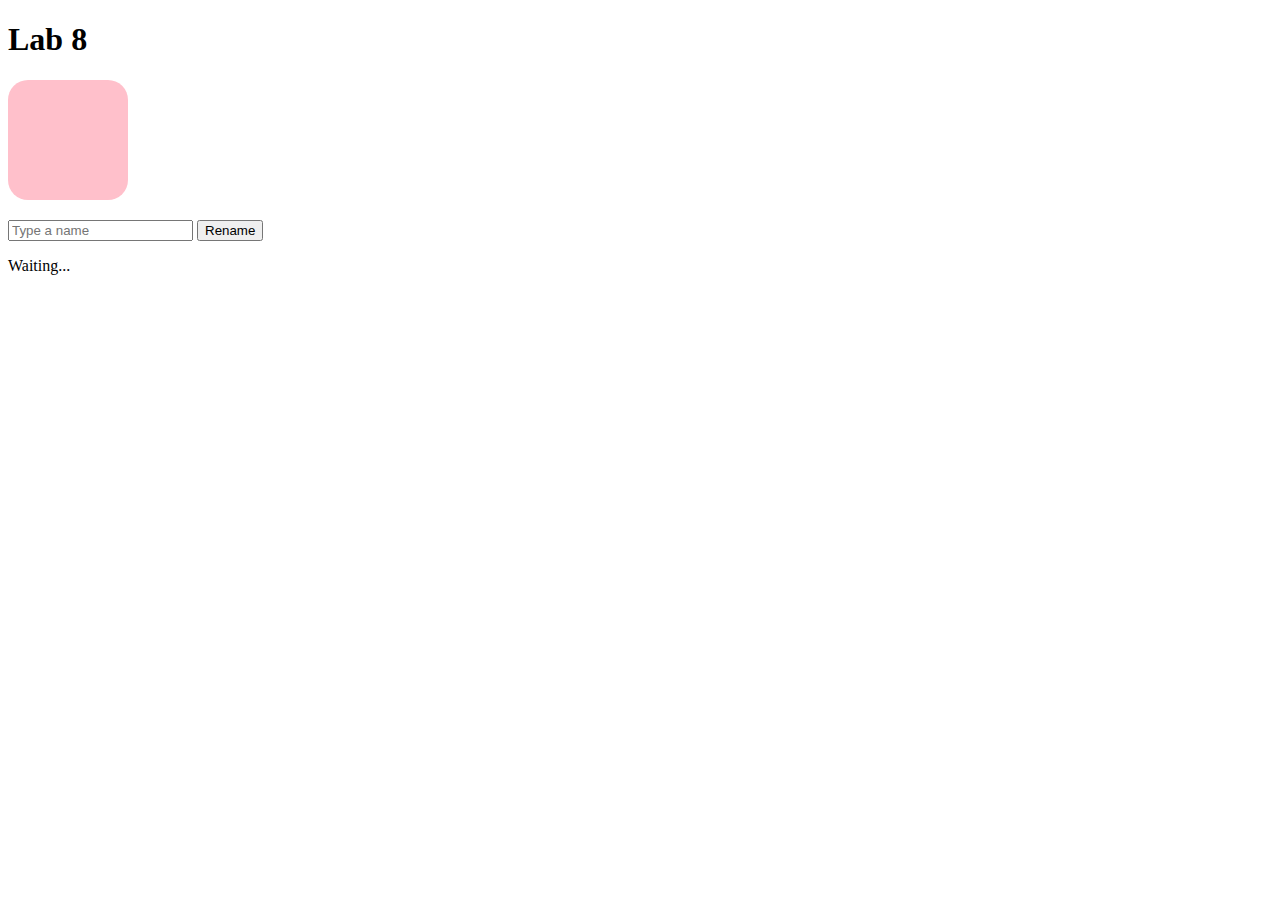
<file: environ/env lab 8.html>
<!DOCTYPE html>
<html lang="en">

<head>
    <!-- All techy stuff goes here, inside HEAD -->
    <meta charset="UTF-8">
    <meta name="viewport" content="width=device-width, initial-scale=1.0">
    <!-- Overall title of your page -->
    <title>Lab 8</title>
    <!-- Link to external CSS file -->
    <link rel="stylesheet" href="env lab 8.css">
    <!-- jQuery library -->
    <script src="https://code.jquery.com/jquery-3.7.1.min.js"></script>
    <!-- Link to external JavaScript file -->
    <script src="env lab 8.js" defer></script>
</head>

<body>
    <!-- Main content goes here, inside BODY -->
    <h1>Lab 8</h1>

    <div id="creature"></div>

    <input id="name-input" placeholder="Type a name">
    <button id="rename-btn">Rename</button>

    <p id="status">Waiting...</p>

</body>

</html>
</file>
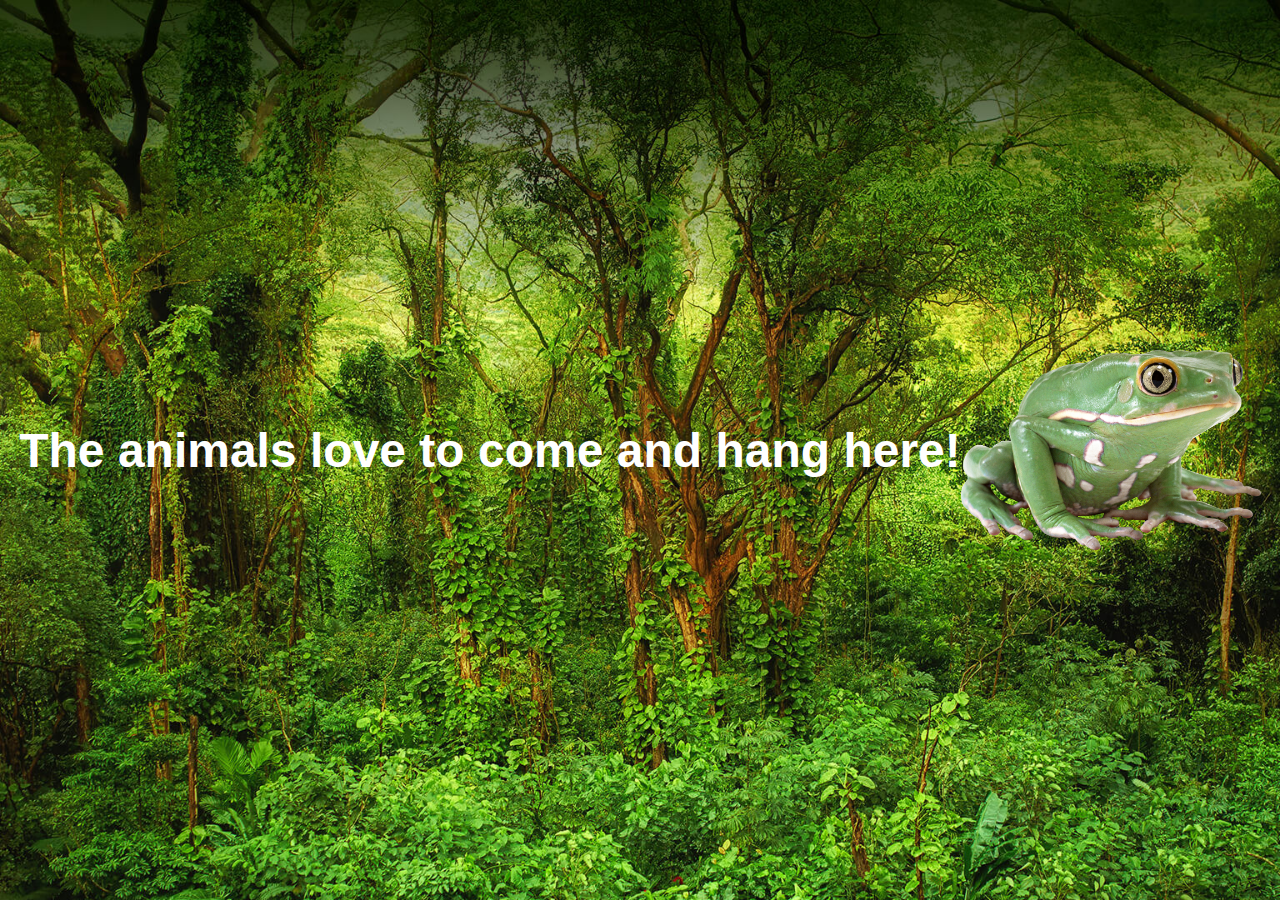
<file: environ/env01.html>
<!DOCTYPE html>
<html lang="en">
<head>
    <meta charset="UTF-8">
    <title>Gavin's Cool Background Page</title>
    <style>
        body {
            margin: 0;
            padding: 0;
            background-image: url("rainforest.jpg"); 
            background-size: cover;     
            background-repeat: no-repeat;
            background-position: center center;
            height: 100vh;             
            font-family: Arial, sans-serif;
            color: white;
            
            display: flex;
            align-items: center;
            justify-content: center;
        }

        h1 {
            font-size: 3em;
        }
    </style>
</head>
<body>

    <h1>The animals love to come and hang here!</h1>

</body>
</html>

<img id="mypic" src="frog.png" width="300" height="200" alt="A frog">
</file>
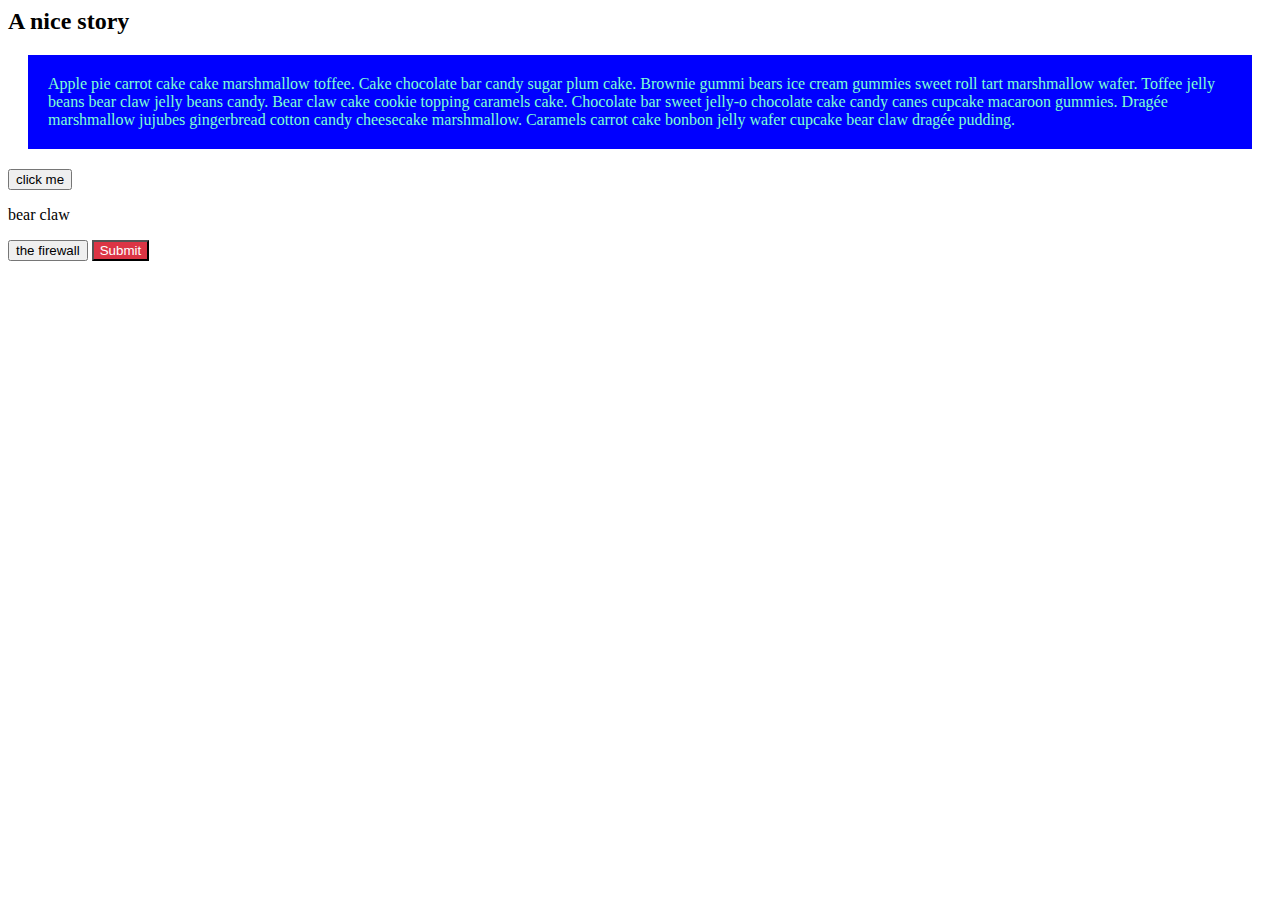
<file: exercises/ex03.html>
<html>
<head>
   <title>What a beauty </title>
   <link href="ex03.css" rel="stylesheet" type="text/css" />
</head>

<body>
<h2> A nice story</h2>
<div class="test-div">Apple pie carrot cake cake marshmallow toffee. Cake chocolate bar candy sugar plum cake. Brownie gummi bears ice cream gummies sweet roll tart marshmallow wafer. Toffee jelly beans bear claw jelly beans candy. Bear claw cake cookie topping caramels cake. Chocolate bar sweet jelly-o chocolate cake candy canes cupcake macaroon gummies. Dragée marshmallow jujubes gingerbread cotton candy cheesecake marshmallow. Caramels carrot cake bonbon jelly wafer cupcake bear claw dragée pudding.</div>
<button>click me</button>
</body>
<p class="special">bear claw</p>
<button>the firewall</button>
</html>

     <button id="submit-button">Submit</button>
</file>
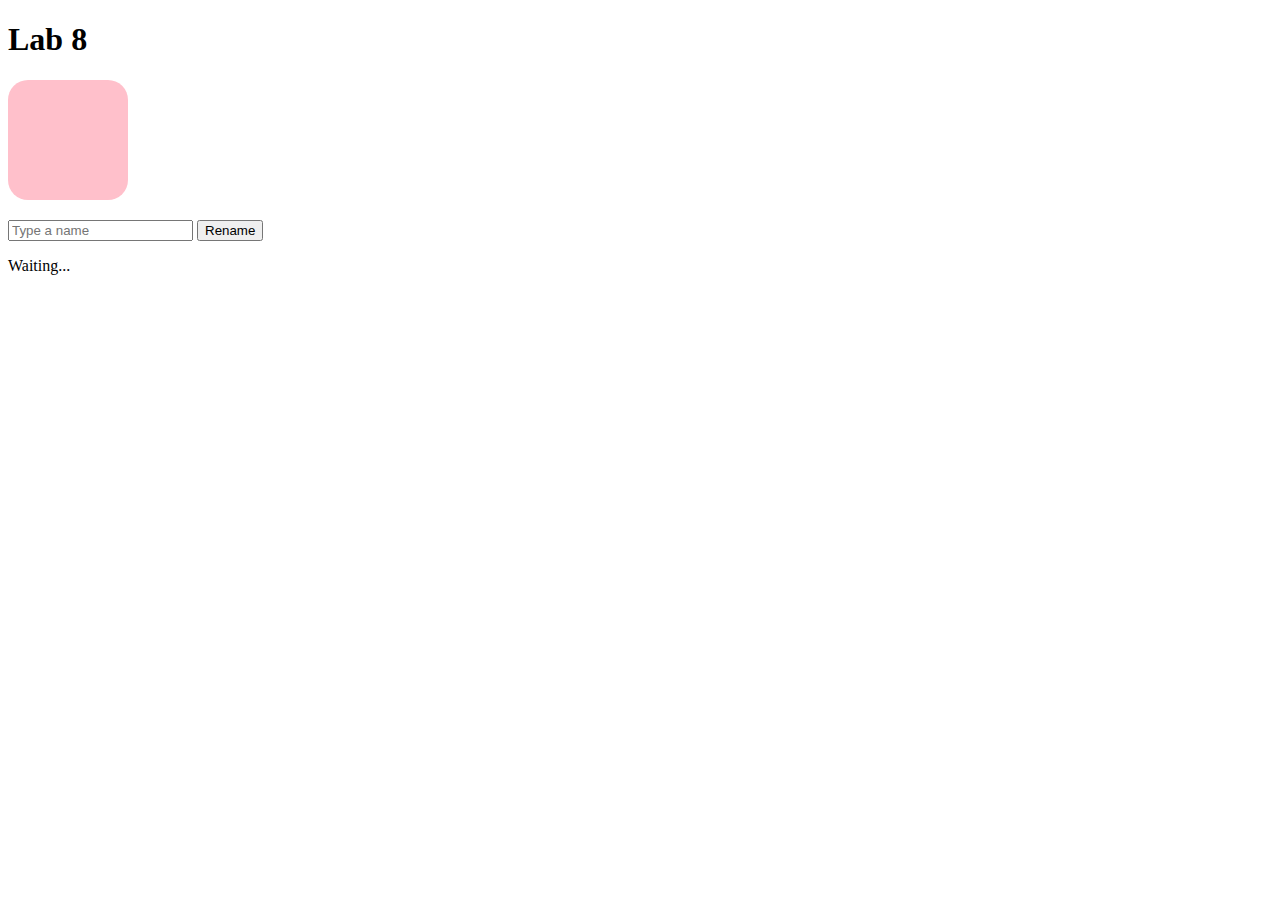
<file: exercises/lab 8.html>
<!DOCTYPE html>
<html lang="en">

<head>
    <!-- All techy stuff goes here, inside HEAD -->
    <meta charset="UTF-8">
    <meta name="viewport" content="width=device-width, initial-scale=1.0">
    <!-- Overall title of your page -->
    <title>Lab 8</title>
    <!-- Link to external CSS file -->
    <link rel="stylesheet" href="lab 8.css">
    <!-- jQuery library -->
    <script src="https://code.jquery.com/jquery-3.7.1.min.js"></script>
    <!-- Link to external JavaScript file -->
    <script src="lab 8.js" defer></script>
</head>

<body>
    <!-- Main content goes here, inside BODY -->
    <h1>Lab 8</h1>

    <div id="creature"></div>

    <input id="name-input" placeholder="Type a name">
    <button id="rename-btn">Rename</button>

    <p id="status">Waiting...</p>

</body>

</html>
</file>
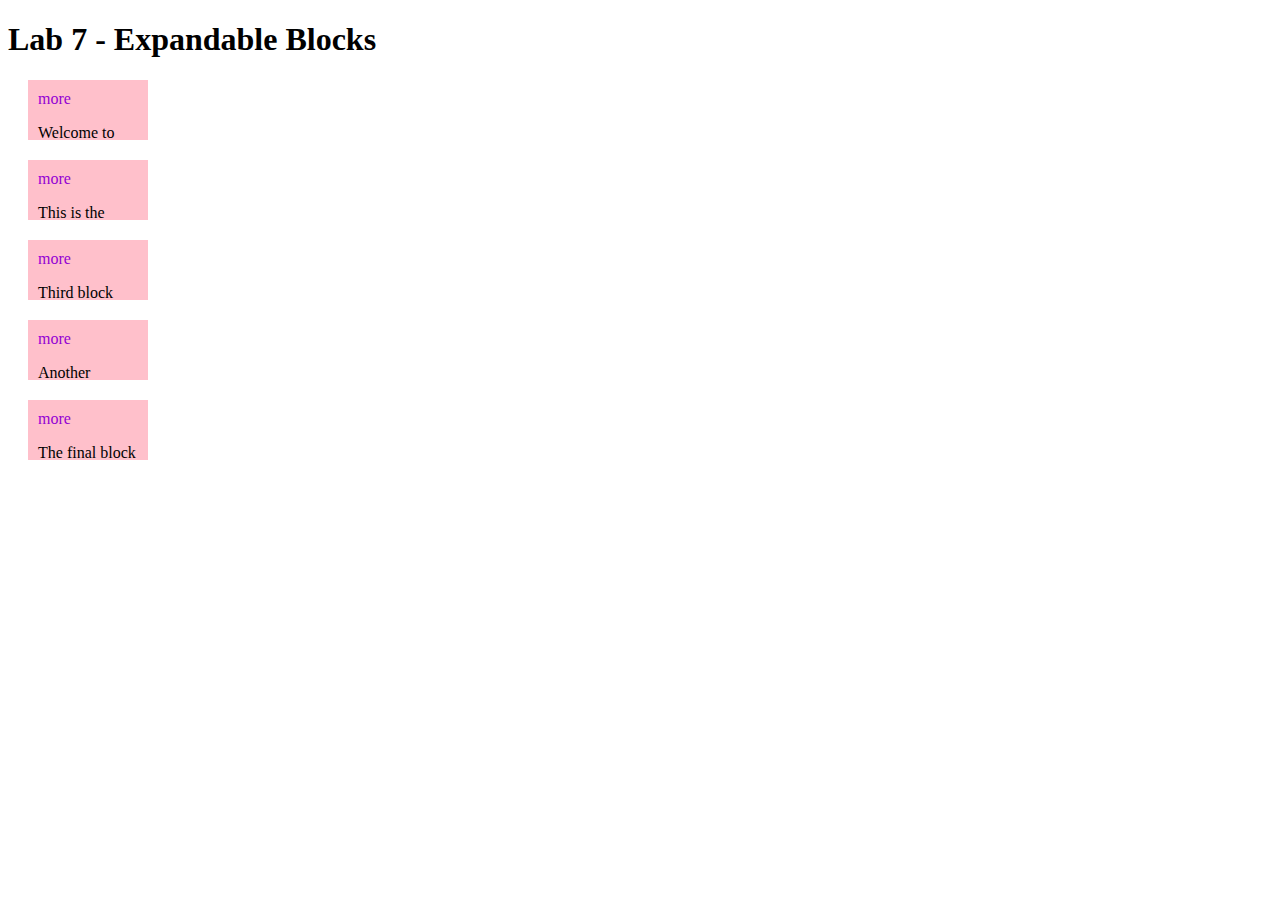
<file: exercises/lab7re.html>
<!DOCTYPE html>
<html lang="en">

<head>
    <!-- All techy stuff goes here, inside HEAD -->
    <meta charset="UTF-8">
    <meta name="viewport" content="width=device-width, initial-scale=1.0">
    <!-- Overall title of your page -->
    <title>Lab 7</title>
    <!-- Link to external CSS file -->
    <link rel="stylesheet" href="lab7re.css">
    <!-- jQuery library -->
    <script src="https://code.jquery.com/jquery-3.7.1.min.js"></script>
    <!-- Link to external JavaScript file -->
    <script src="lab7re.js" defer></script>
</head>

<body>
    <!-- Main content goes here, inside BODY -->
    <h1>Lab 7 - Expandable Blocks</h1>

    <div class="nice-block"><span>more</span> 
        <p>Welcome to Lab 7! This is an interactive exercise demonstrating jQuery and CSS toggling. Click "more" to expand this block and see the full content. This expandable feature is useful for creating collapsible sections on web pages.</p>
    </div>

    <div class="nice-block"><span>more</span> 
        <p>This is the second nice block with different content. Learning web development requires practice with HTML, CSS, and JavaScript. These three technologies work together to create dynamic and interactive web experiences for users around the world.</p>
    </div>

    <div class="nice-block"><span>more</span> 
        <p>Third block here with even more interesting information! jQuery simplifies DOM manipulation and event handling in JavaScript. It provides a concise syntax for selecting elements and performing operations, making it easier to create interactive features.</p>
    </div>

    <div class="nice-block"><span>more</span> 
        <p>Another expandable block to demonstrate the functionality. CSS classes can be toggled dynamically using jQuery to change the appearance and behavior of elements. This creates smooth transitions between different states without requiring page reloads.</p>
    </div>

    <div class="nice-block"><span>more</span> 
        <p>The final block in our series of expandable content sections. Remember to test your code in different browsers to ensure compatibility. Web standards help ensure that your pages work consistently across different platforms and devices for all users.</p>
    </div>

</body>

</html>
</file>
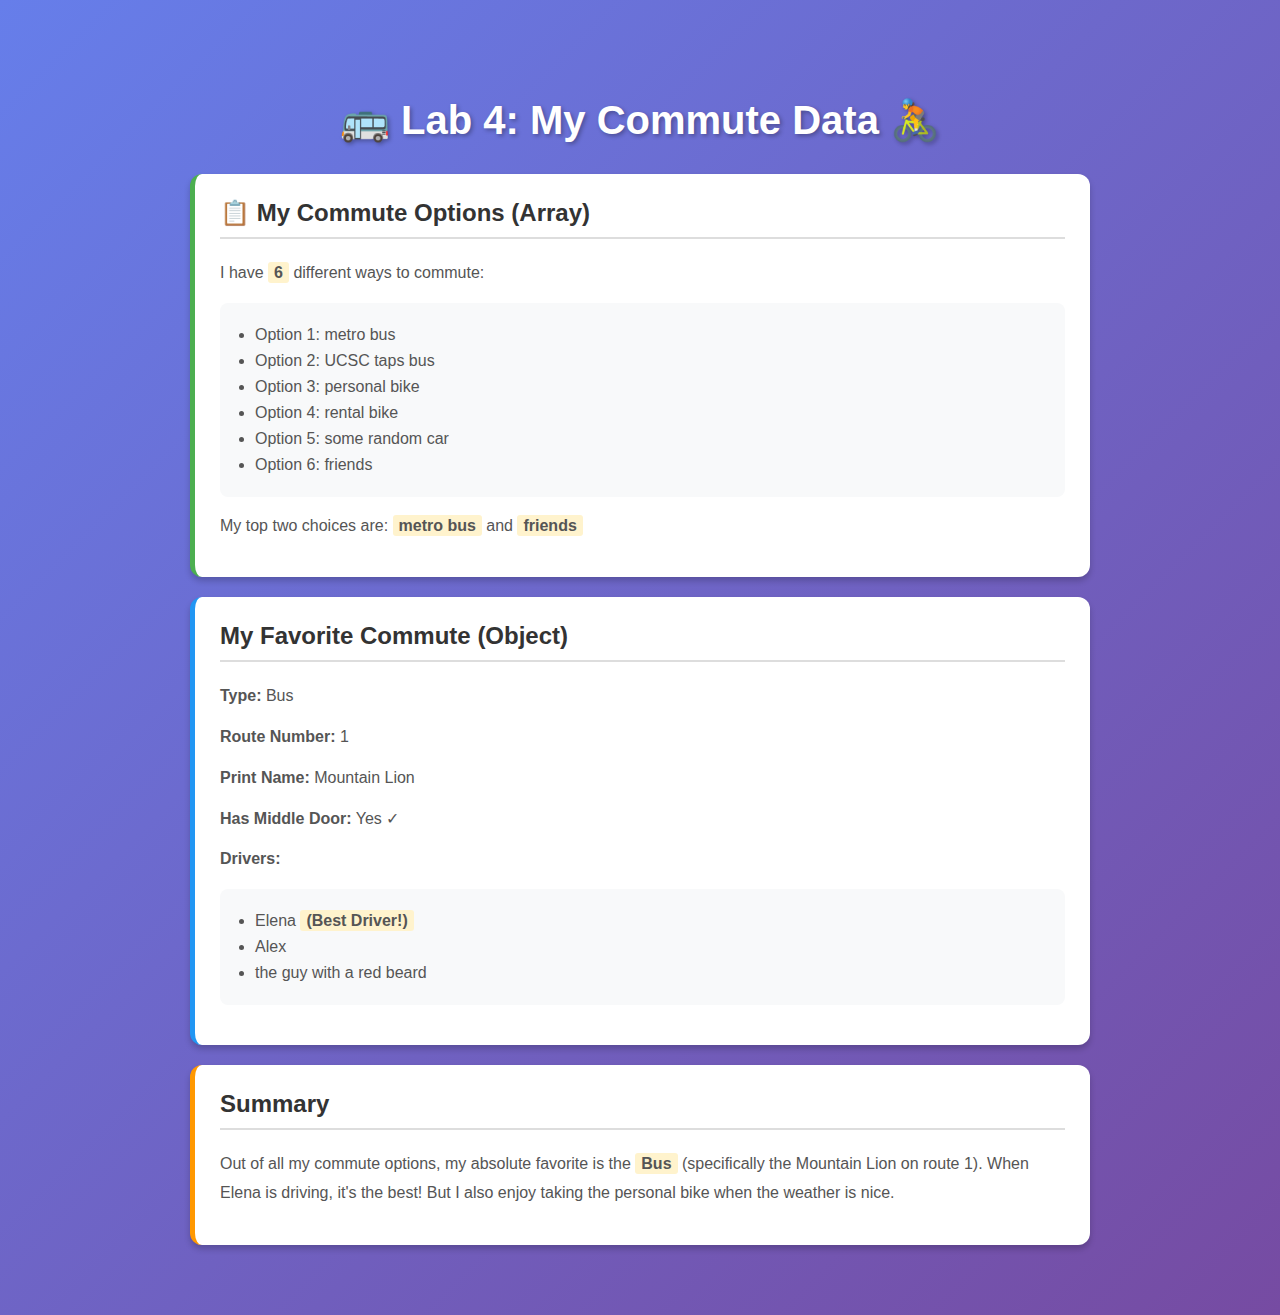
<file: exercises/newlab04.html>
<!DOCTYPE html>
<html lang="en">

<head>
    <meta charset="UTF-8">
    <meta name="viewport" content="width=device-width, initial-scale=1.0">
    <title>Lab 4</title>
    <!-- Link to external CSS file -->
    <link rel="stylesheet" href="newlab04.css">
    <!-- jQuery library -->
    <script src="https://code.jquery.com/jquery-3.7.1.min.js"></script>
    <!-- Link to external JavaScript file -->
    <script src="newlab04.js" defer></script>
</head>

<body>
    <h1>🚌 Lab 4: My Commute Data 🚴</h1>
    
    <!-- Different divs with unique IDs for different content -->
    <div id="arrayOutput"></div>
    <div id="objectOutput"></div>
    <div id="combinedOutput"></div>
</body>

</html>
</file>
<file: environ/env lab 8.css>
#creature {
  width: 120px;
  height: 120px;
  background: pink;
  border-radius: 20px;
  margin-bottom: 20px;
}
</file>
<file: exercises/ex03.css>
.test-div {
background: blue;
padding: 20px;
margin: 20px;
}
.test-div {
color: aquamarine;
}

.test-div {
color-scheme: ;
}

    #submit-button {
        background-color: #dc3545; /* Red background */
        color: white;
    }
</file>
<file: exercises/lab 8.css>
#creature {
  width: 120px;
  height: 120px;
  background: pink;
  border-radius: 20px;
  margin-bottom: 20px;
}
</file>
<file: exercises/lab7re.css>
.nice-block {
    height: 40px;
    overflow: hidden;
    width: 100px;
    padding: 10px;
    background: pink;
    margin: 20px;
}

.less {}

.more {
    height: auto;
    overflow: visible;
}

.nice-block span {
    cursor: pointer;
    color: darkviolet;
}
</file>
<file: exercises/newlab04.css>
body {
    font-family: 'Segoe UI', Tahoma, Geneva, Verdana, sans-serif;
    max-width: 900px;
    margin: 50px auto;
    padding: 20px;
    background: linear-gradient(135deg, #667eea 0%, #764ba2 100%);
    min-height: 100vh;
}

h1 {
    color: white;
    text-align: center;
    font-size: 2.5em;
    margin-bottom: 30px;
    text-shadow: 2px 2px 4px rgba(0,0,0,0.3);
}

#arrayOutput {
    background-color: white;
    padding: 25px;
    border-radius: 12px;
    box-shadow: 0 4px 6px rgba(0,0,0,0.2);
    margin-bottom: 20px;
    border-left: 5px solid #4CAF50;
}

#objectOutput {
    background-color: white;
    padding: 25px;
    border-radius: 12px;
    box-shadow: 0 4px 6px rgba(0,0,0,0.2);
    margin-bottom: 20px;
    border-left: 5px solid #2196F3;
}

#combinedOutput {
    background-color: white;
    padding: 25px;
    border-radius: 12px;
    box-shadow: 0 4px 6px rgba(0,0,0,0.2);
    border-left: 5px solid #FF9800;
}

h2 {
    color: #333;
    border-bottom: 2px solid #ddd;
    padding-bottom: 10px;
    margin-top: 0;
}

p {
    line-height: 1.8;
    color: #555;
    margin: 12px 0;
}

.highlight {
    background-color: #fff3cd;
    padding: 2px 6px;
    border-radius: 3px;
    font-weight: bold;
}

ul {
    background-color: #f8f9fa;
    padding: 15px 15px 15px 35px;
    border-radius: 8px;
    margin: 15px 0;
}

li {
    margin: 8px 0;
    color: #555;
}
</file>
